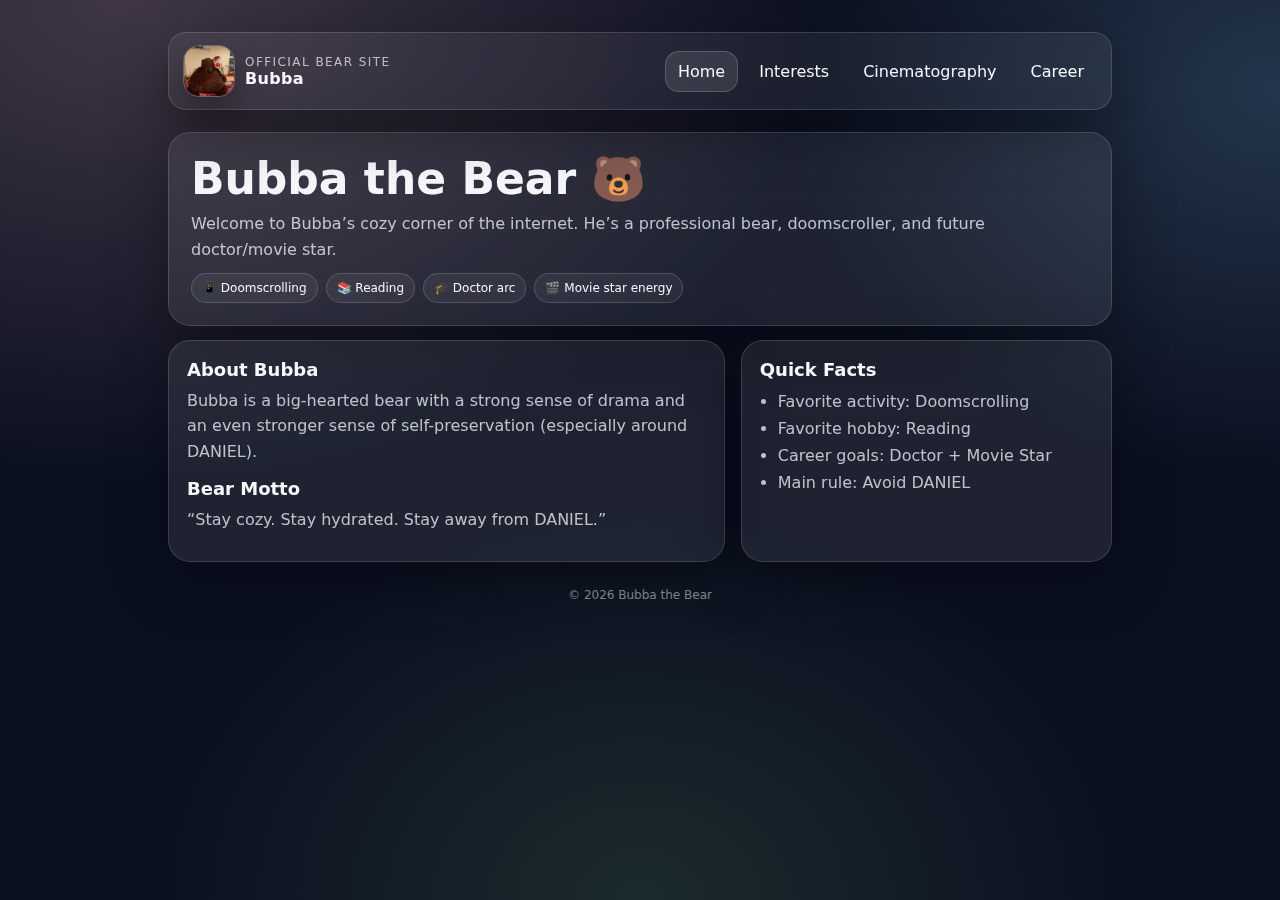
<file: index.html>
<!doctype html>
<html lang="en">
<head>
  <meta charset="utf-8">
  <meta name="viewport" content="width=device-width, initial-scale=1">
  <title>Bubba the Bear 🐻 | Home</title>
  <link rel="stylesheet" href="styles.css">
</head>

<body>
  <div class="wrap">

    <!-- Navigation bar -->
    <div class="nav">
      <div class="navbar">

        <div class="brand">
          <div class="avatar">
            <img src="bubba-profile.jpg" alt="Bubba the Bear profile picture">
          </div>
          <div>
            <div style="font-size:12px; color: rgba(246,247,251,0.7); letter-spacing:.12em; text-transform:uppercase;">
              Official Bear Site
            </div>
            <strong>Bubba</strong>
          </div>
        </div>

<div class="navlinks">
  <a class="active" href="index.html">Home</a>
  <a href="interests.html">Interests</a>
  <a href="cinematography.html">Cinematography</a>
  <a href="career.html">Career</a>
</div>


      </div>
    </div>

    <!-- Hero -->
    <section class="card hero">
      <h1>Bubba the Bear 🐻</h1>
      <p>
        Welcome to Bubba’s cozy corner of the internet. He’s a professional bear,
        doomscroller, and future doctor/movie star.
      </p>
      <div class="badges">
        <span class="badge">📱 Doomscrolling</span>
        <span class="badge">📚 Reading</span>
        <span class="badge">🎓 Doctor arc</span>
        <span class="badge">🎬 Movie star energy</span>
      </div>
    </section>

    <!-- Content -->
    <div class="grid">
      <section class="card">
        <h2>About Bubba</h2>
        <p>
          Bubba is a big-hearted bear with a strong sense of drama and an even stronger sense
          of self-preservation (especially around DANIEL).
        </p>
        <h2 style="margin-top:14px;">Bear Motto</h2>
        <p>“Stay cozy. Stay hydrated. Stay away from DANIEL.”</p>
      </section>

      <aside class="card">
        <h2>Quick Facts</h2>
        <ul>
          <li>Favorite activity: Doomscrolling</li>
          <li>Favorite hobby: Reading</li>
          <li>Career goals: Doctor + Movie Star</li>
          <li>Main rule: Avoid DANIEL</li>
        </ul>
      </aside>
    </div>

    <div class="footer">© <span id="year"></span> Bubba the Bear</div>
  </div>

  <script>
    document.getElementById("year").textContent = new Date().getFullYear();
  </script>
</body>
</html>
</file>
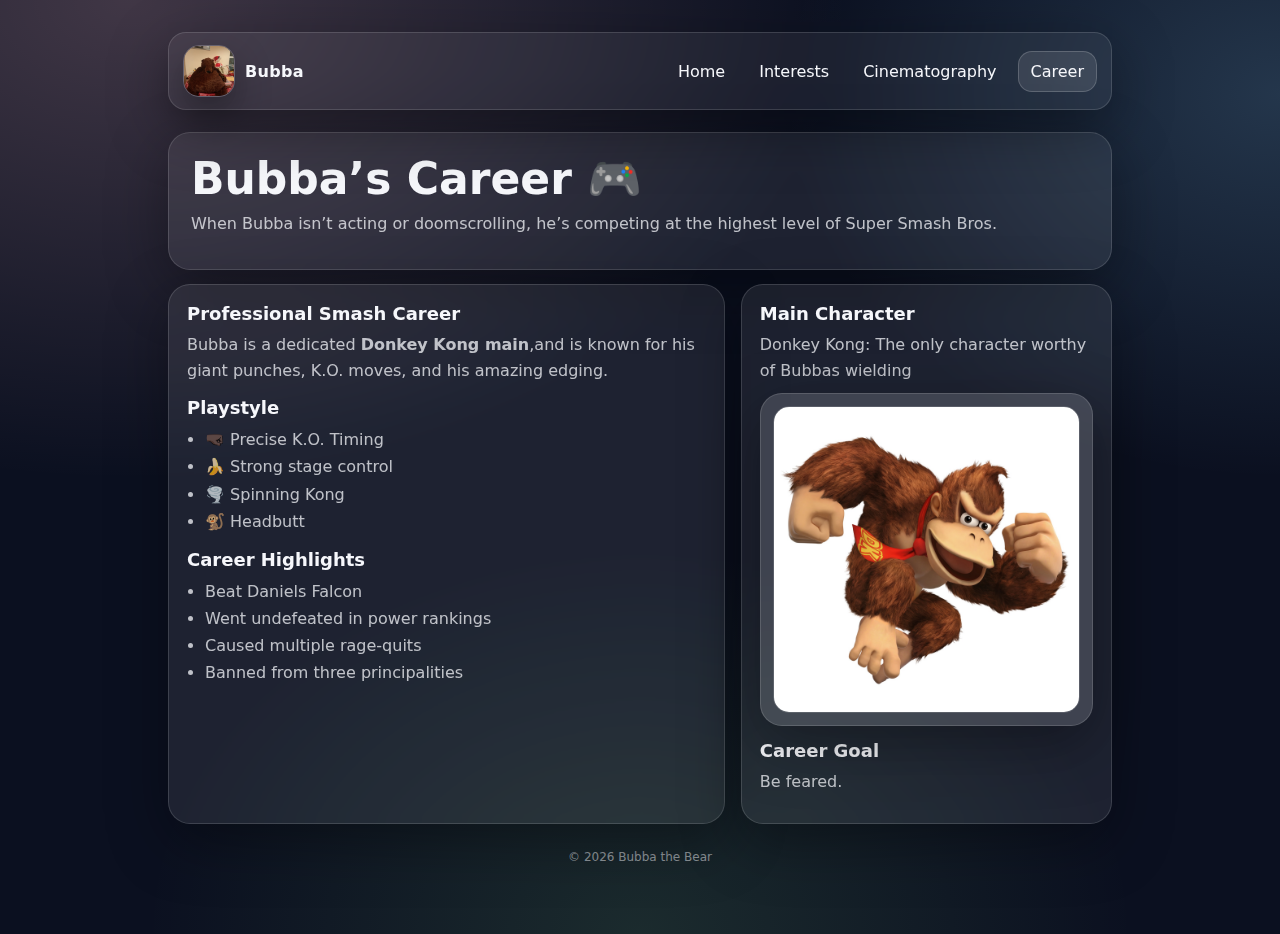
<file: career.html>
<!doctype html>
<html lang="en">
<head>
  <meta charset="utf-8">
  <meta name="viewport" content="width=device-width, initial-scale=1">
  <title>Bubba the Bear 🐻 | Career</title>
  <link rel="stylesheet" href="styles.css">
</head>

<body>
  <div class="wrap">

    <!-- Navigation bar -->
    <div class="nav">
      <div class="navbar">

        <div class="brand">
          <div class="avatar">
            <img src="bubba-profile.jpg" alt="Bubba the Bear profile picture">
          </div>
          <strong>Bubba</strong>
        </div>

        <div class="navlinks">
          <a href="index.html">Home</a>
          <a href="interests.html">Interests</a>
          <a href="cinematography.html">Cinematography</a>
          <a class="active" href="career.html">Career</a>
        </div>

      </div>
    </div>

    <!-- Page header -->
    <section class="card hero">
      <h1>Bubba’s Career 🎮</h1>
      <p>
        When Bubba isn’t acting or doomscrolling, he’s competing at the highest
        level of Super Smash Bros.
      </p>
    </section>

    <div class="grid">

      <!-- Left column -->
      <section class="card">
        <h2>Professional Smash Career</h2>
        <p>
          Bubba is a dedicated <strong>Donkey Kong main</strong>,and is known for his giant punches, K.O. moves,
	  and his amazing edging.
        </p>

        <h2 style="margin-top:14px;">Playstyle</h2>
        <ul>
          <li>🤜🏿 Precise K.O. Timing</li>
          <li>🍌 Strong stage control</li>
          <li>🌪️ Spinning Kong</li>
          <li>🐒 Headbutt</li>
        </ul>

        <h2 style="margin-top:14px;">Career Highlights</h2>
        <ul>
          <li>Beat Daniels Falcon</li>
          <li>Went undefeated in power rankings</li>
          <li>Caused multiple rage-quits</li>
          <li>Banned from three principalities</li>
        </ul>
      </section>

      <!-- Right column -->
      <aside class="card">
        <h2>Main Character</h2>
        <p>Donkey Kong: The only character worthy of Bubbas wielding</p>

        <div class="card" style="padding:12px;">
          <img
            src="rob-smash.jpg"
            alt="R.O.B. from Super Smash Bros"
            style="width:100%; border-radius:16px; display:block; border:1px solid rgba(255,255,255,0.14);"
          >
        </div>

        <h2 style="margin-top:14px;">Career Goal</h2>
        <p>
          Be feared.
        </p>
      </aside>

    </div>

    <div class="footer">© <span id="year"></span> Bubba the Bear</div>
  </div>

  <script>
    document.getElementById("year").textContent = new Date().getFullYear();
  </script>
</body>
</html>
</file>
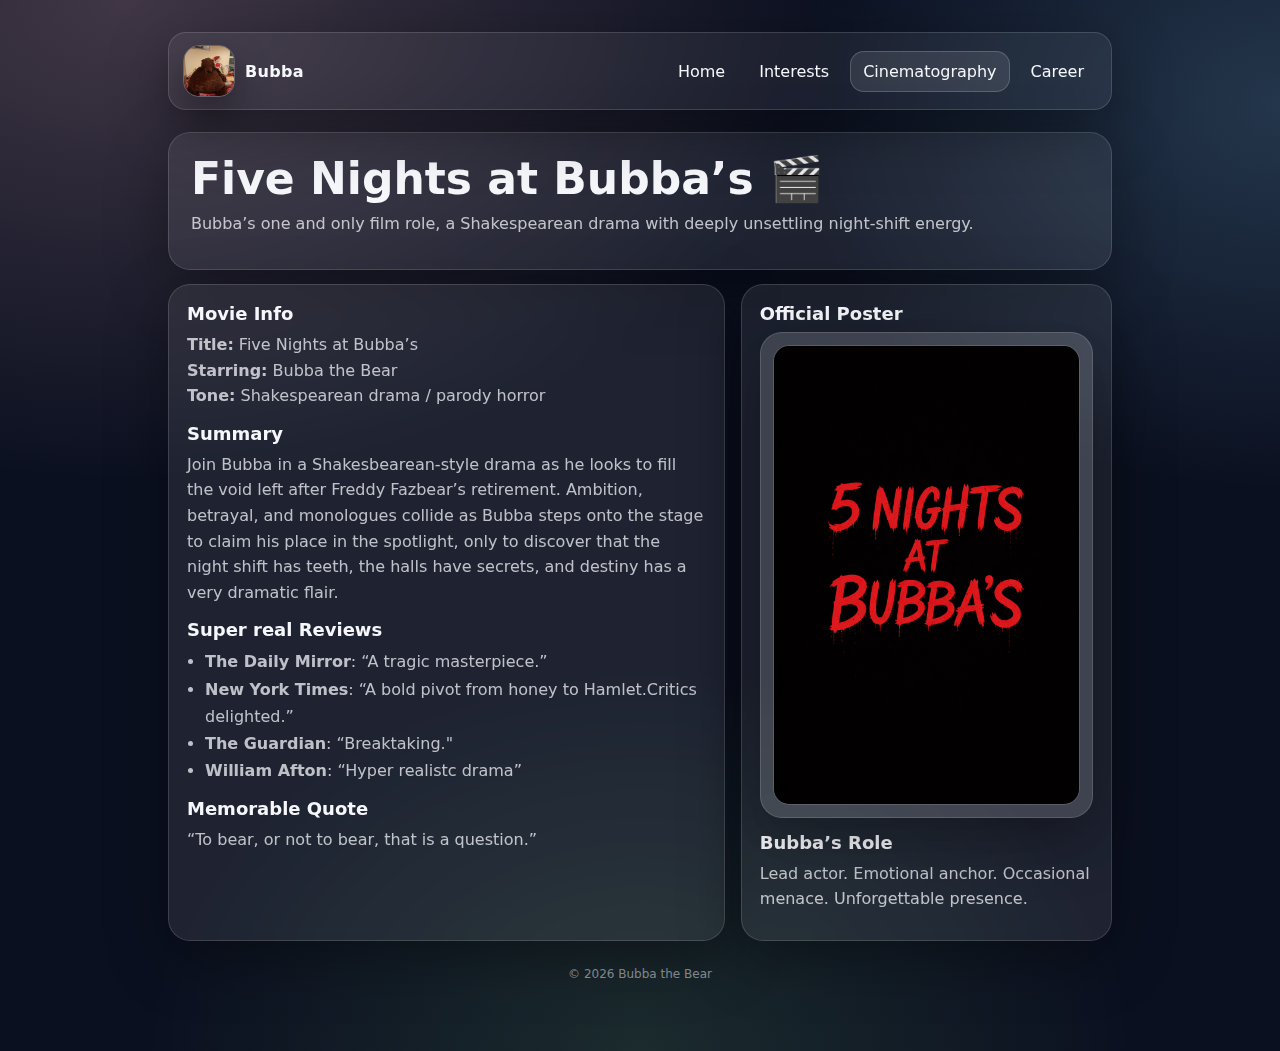
<file: cinematography.html>
<!doctype html>
<html lang="en">
<head>
  <meta charset="utf-8">
  <meta name="viewport" content="width=device-width, initial-scale=1">
  <title>Bubba the Bear 🐻 | Cinematography</title>
  <link rel="stylesheet" href="styles.css">
</head>

<body>
  <div class="wrap">

    <!-- Navigation bar -->
    <div class="nav">
      <div class="navbar">

        <div class="brand">
          <div class="avatar">
            <img src="bubba-profile.jpg" alt="Bubba the Bear profile picture">
          </div>
          <strong>Bubba</strong>
        </div>

<div class="navlinks">
  <a href="index.html">Home</a>
  <a href="interests.html">Interests</a>
  <a class="active" href="cinematography.html">Cinematography</a>
  <a href="career.html">Career</a>
</div>


      </div>
    </div>

    <!-- Page header -->
    <section class="card hero">
      <h1>Five Nights at Bubba’s 🎬</h1>
      <p>
        Bubba’s one and only film role, a Shakespearean drama with deeply unsettling night-shift energy.
      </p>
    </section>

    <div class="grid">

      <!-- Left column -->
      <section class="card">
        <h2>Movie Info</h2>
        <p>
          <strong>Title:</strong> Five Nights at Bubba’s<br>
          <strong>Starring:</strong> Bubba the Bear<br>
          <strong>Tone:</strong> Shakespearean drama / parody horror
        </p>

        <h2 style="margin-top:14px;">Summary</h2>
        <p>
          Join Bubba in a Shakesbearean-style drama as he looks to fill the void left after
          Freddy Fazbear’s retirement. Ambition, betrayal, and monologues collide as Bubba
          steps onto the stage to claim his place in the spotlight, only to discover that
          the night shift has teeth, the halls have secrets, and destiny has a very dramatic flair.
        </p>

        <h2 style="margin-top:14px;">Super real Reviews</h2>
        <ul>
          <li><strong>The Daily Mirror</strong>: “A tragic masterpiece.”</li>
          <li><strong>New York Times</strong>: “A bold pivot from honey to Hamlet.Critics delighted.”</li>
          <li><strong>The Guardian</strong>: “Breaktaking."</li>
          <li><strong>William Afton</strong>: “Hyper realistc drama”</li>
        </ul>

        <h2 style="margin-top:14px;">Memorable Quote</h2>
        <p>“To bear, or not to bear, that is a question.”</p>
      </section>

      <!-- Right column -->
      <aside class="card">
        <h2>Official Poster</h2>

        <div class="card" style="padding:12px;">
          <img
            src="five-nights-at-bubbas-poster.jpg"
            alt="Five Nights at Bubba's poster"
            style="width:100%; border-radius:16px; display:block; border:1px solid rgba(255,255,255,0.14);"
          >
        </div>

        <h2 style="margin-top:14px;">Bubba’s Role</h2>
        <p>
          Lead actor. Emotional anchor. Occasional menace. Unforgettable presence.
        </p>
      </aside>

    </div>

    <div class="footer">
      © <span id="year"></span> Bubba the Bear
    </div>

  </div>

  <script>
    document.getElementById("year").textContent = new Date().getFullYear();
  </script>
</body>
</html>
</file>
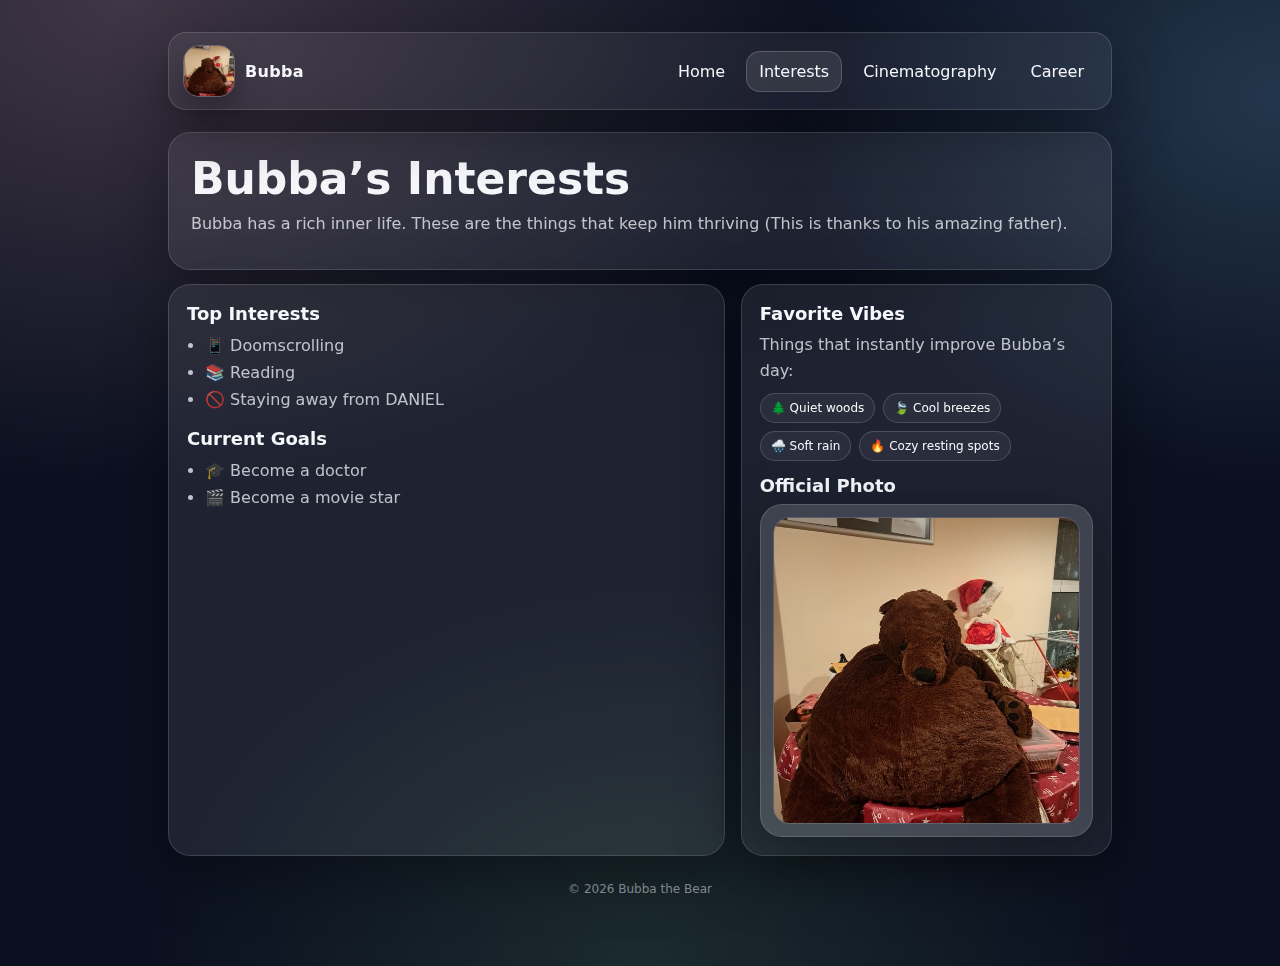
<file: interests.html>
<!doctype html>
<html lang="en">
<head>
  <meta charset="utf-8">
  <meta name="viewport" content="width=device-width, initial-scale=1">
  <title>Bubba the Bear 🐻 | Interests</title>
  <link rel="stylesheet" href="styles.css">
</head>

<body>
  <div class="wrap">

    <!-- Navigation bar -->
    <div class="nav">
      <div class="navbar">

        <div class="brand">
          <div class="avatar">
            <img src="bubba-profile.jpg" alt="Bubba the Bear profile picture">
          </div>
          <strong>Bubba</strong>
        </div>

        <div class="navlinks">
  <a href="index.html">Home</a>
  <a class="active" href="interests.html">Interests</a>
  <a href="cinematography.html">Cinematography</a>
  <a href="career.html">Career</a>
</div>


      </div>
    </div>

    <!-- Page header -->
    <section class="card hero">
      <h1>Bubba’s Interests</h1>
      <p>
        Bubba has a rich inner life. These are the things that keep him thriving
        (This is thanks to his amazing father).
      </p>
    </section>

    <div class="grid">

      <!-- Left column -->
      <section class="card">
        <h2>Top Interests</h2>
        <ul>
          <li>📱 Doomscrolling</li>
          <li>📚 Reading</li>
          <li>🚫 Staying away from DANIEL</li>
        </ul>

        <h2 style="margin-top:14px;">Current Goals</h2>
        <ul>
          <li>🎓 Become a doctor</li>
          <li>🎬 Become a movie star</li>
        </ul>
      </section>

      <!-- Right column -->
      <aside class="card">
        <h2>Favorite Vibes</h2>
        <p>Things that instantly improve Bubba’s day:</p>

        <div class="badges">
          <span class="badge">🌲 Quiet woods</span>
          <span class="badge">🍃 Cool breezes</span>
          <span class="badge">🌧️ Soft rain</span>
          <span class="badge">🔥 Cozy resting spots</span>
        </div>

        <h2 style="margin-top:14px;">Official Photo</h2>
        <div class="card" style="padding:12px;">
          <img
            src="bubba-profile.jpg"
            alt="Bubba profile photo"
            style="width:100%; border-radius:16px; display:block; border:1px solid rgba(255,255,255,0.14);"
          >
        </div>
      </aside>

    </div>

    <div class="footer">© <span id="year"></span> Bubba the Bear</div>
  </div>

  <script>
    document.getElementById("year").textContent = new Date().getFullYear();
  </script>
</body>
</html>
</file>
<file: styles.css>
:root{
  --bg: #0b1020;
  --card: rgba(255,255,255,0.08);
  --text: #f6f7fb;
  --muted: rgba(246,247,251,0.75);
  --border: rgba(255,255,255,0.14);
  --shadow: 0 18px 60px rgba(0,0,0,0.35);
}

*{ box-sizing: border-box; }

body{
  margin: 0;
  font-family: system-ui, -apple-system, Segoe UI, Roboto, Arial, sans-serif;
  color: var(--text);
  background:
    radial-gradient(1200px 800px at 10% 0%, rgba(255,192,203,0.22), transparent 60%),
    radial-gradient(900px 700px at 100% 10%, rgba(135,206,250,0.20), transparent 55%),
    radial-gradient(900px 700px at 50% 100%, rgba(144,238,144,0.12), transparent 55%),
    var(--bg);
  min-height: 100vh;
}

.wrap{ max-width: 980px; margin: 0 auto; padding: 22px 18px 60px; }

.nav{
  position: sticky;
  top: 0;
  z-index: 10;
  padding: 10px 0;
  backdrop-filter: blur(10px);
}

.navbar{
  display: flex;
  align-items: center;
  justify-content: space-between;
  gap: 12px;
  padding: 12px 14px;
  border: 1px solid var(--border);
  border-radius: 18px;
  background: rgba(255,255,255,0.06);
  box-shadow: var(--shadow);
}

.brand{
  display: flex;
  align-items: center;
  gap: 10px;
  min-width: 170px;
}

.brand strong{ letter-spacing: 0.02em; }

.navlinks{
  display: flex;
  gap: 8px;
  flex-wrap: wrap;
  justify-content: flex-end;
}

.navlinks a{
  text-decoration: none;
  color: var(--text);
  padding: 10px 12px;
  border-radius: 14px;
  border: 1px solid transparent;
  background: transparent;
}

.navlinks a:hover{
  background: rgba(255,255,255,0.08);
  border-color: rgba(255,255,255,0.10);
}

.navlinks a.active{
  background: rgba(255,255,255,0.10);
  border-color: rgba(255,255,255,0.18);
}

.card{
  border: 1px solid var(--border);
  border-radius: 22px;
  background: var(--card);
  box-shadow: var(--shadow);
  backdrop-filter: blur(10px);
  padding: 18px;
}

.grid{
  display: grid;
  grid-template-columns: 1.2fr 0.8fr;
  gap: 16px;
  margin-top: 14px;
}
@media (max-width: 860px){
  .grid{ grid-template-columns: 1fr; }
  .brand{ min-width: 0; }
}

h1{ margin: 0 0 8px; font-size: clamp(28px, 4vw, 44px); line-height: 1.1; }
h2{ margin: 0 0 8px; font-size: 18px; }
p{ margin: 0 0 10px; color: var(--muted); line-height: 1.6; }
ul{ margin: 8px 0 0; padding-left: 18px; color: var(--muted); line-height: 1.7; }

.avatar{
  width: 52px;
  height: 52px;
  border-radius: 16px;
  border: 1px solid rgba(255,255,255,0.20);
  overflow: hidden;
  flex: 0 0 auto;
  box-shadow: 0 16px 35px rgba(0,0,0,0.35);
}

.avatar img{
  width: 100%;
  height: 100%;
  object-fit: cover;
  display: block;
}

.hero{
  padding: 22px;
  margin-top: 12px;
}

.badges{ margin-top: 8px; display: flex; flex-wrap: wrap; gap: 8px; }

.badge{
  display:inline-block;
  padding: 7px 10px;
  border-radius: 999px;
  border: 1px solid rgba(255,255,255,0.16);
  background: rgba(255,255,255,0.06);
  color: var(--text);
  font-size: 12px;
}

.footer{
  margin-top: 16px;
  padding: 10px 4px;
  color: rgba(246,247,251,0.55);
  font-size: 12px;
  text-align: center;
}
</file>
